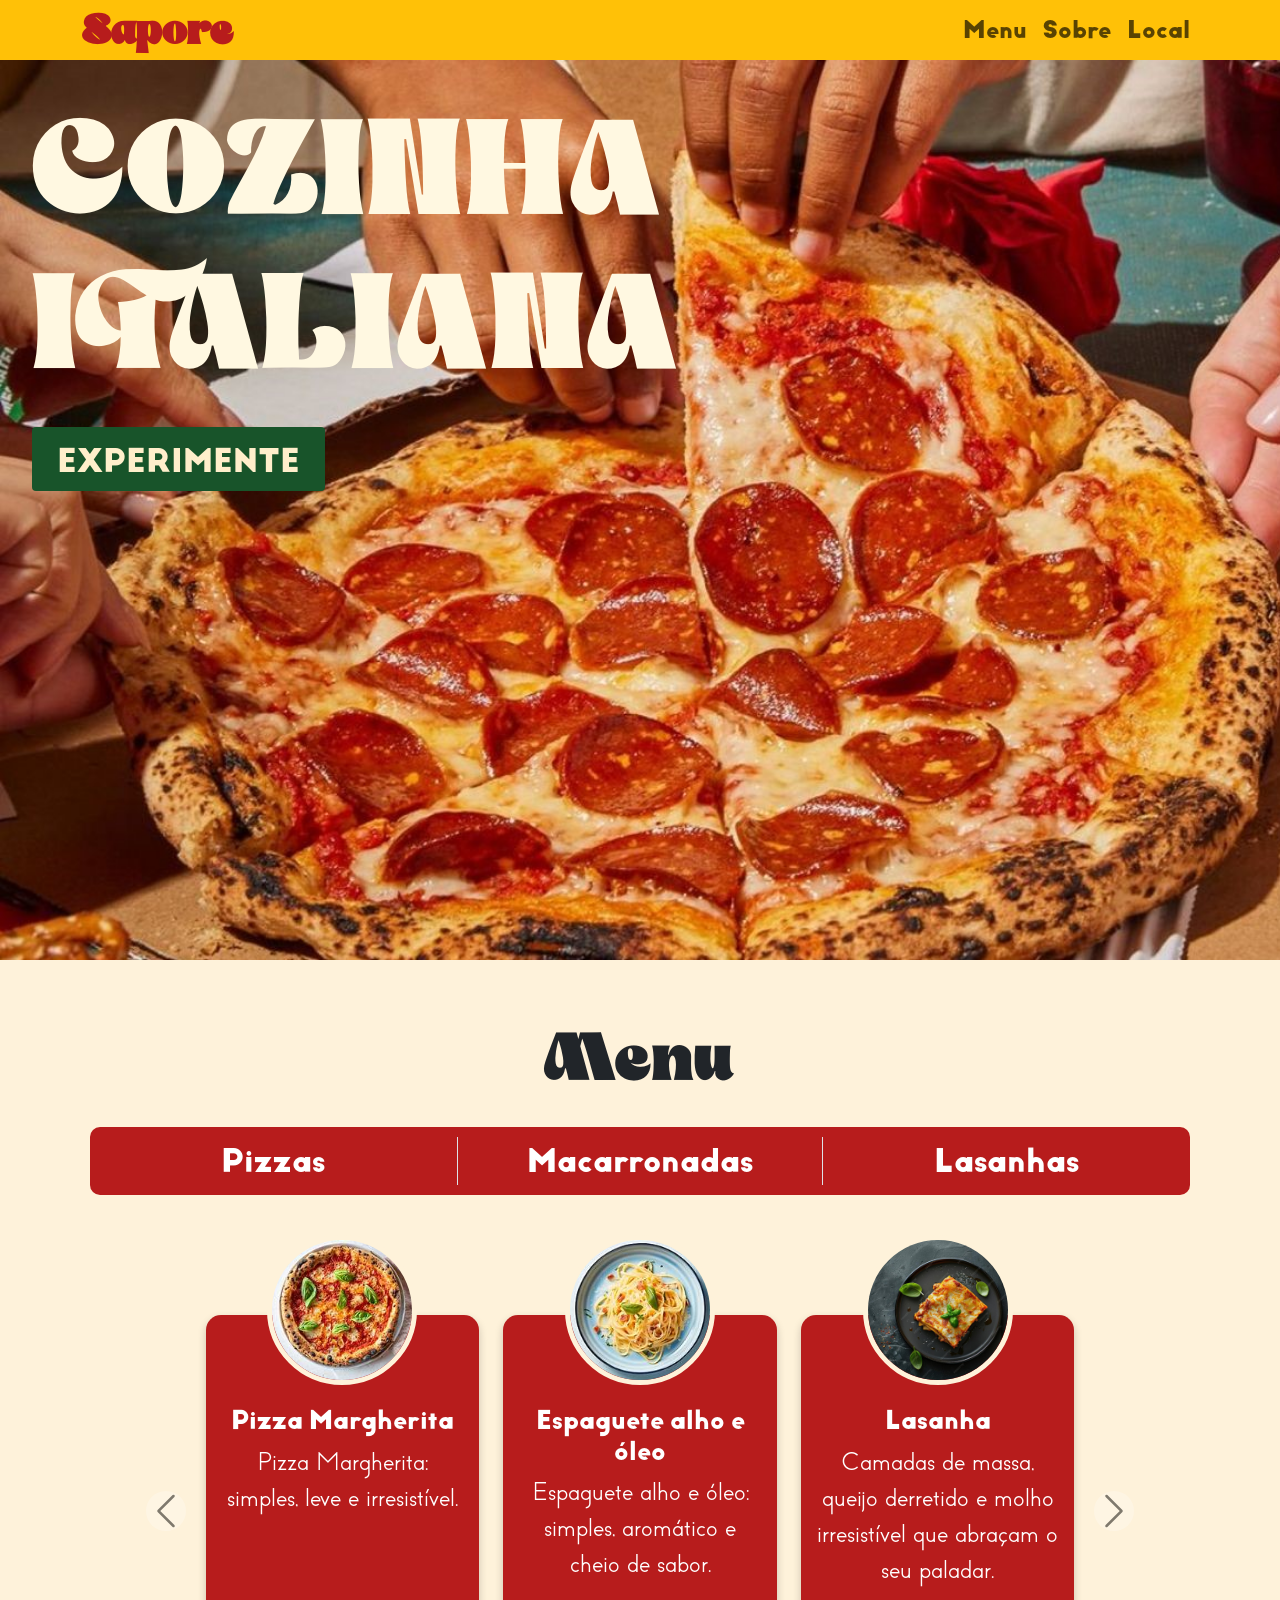
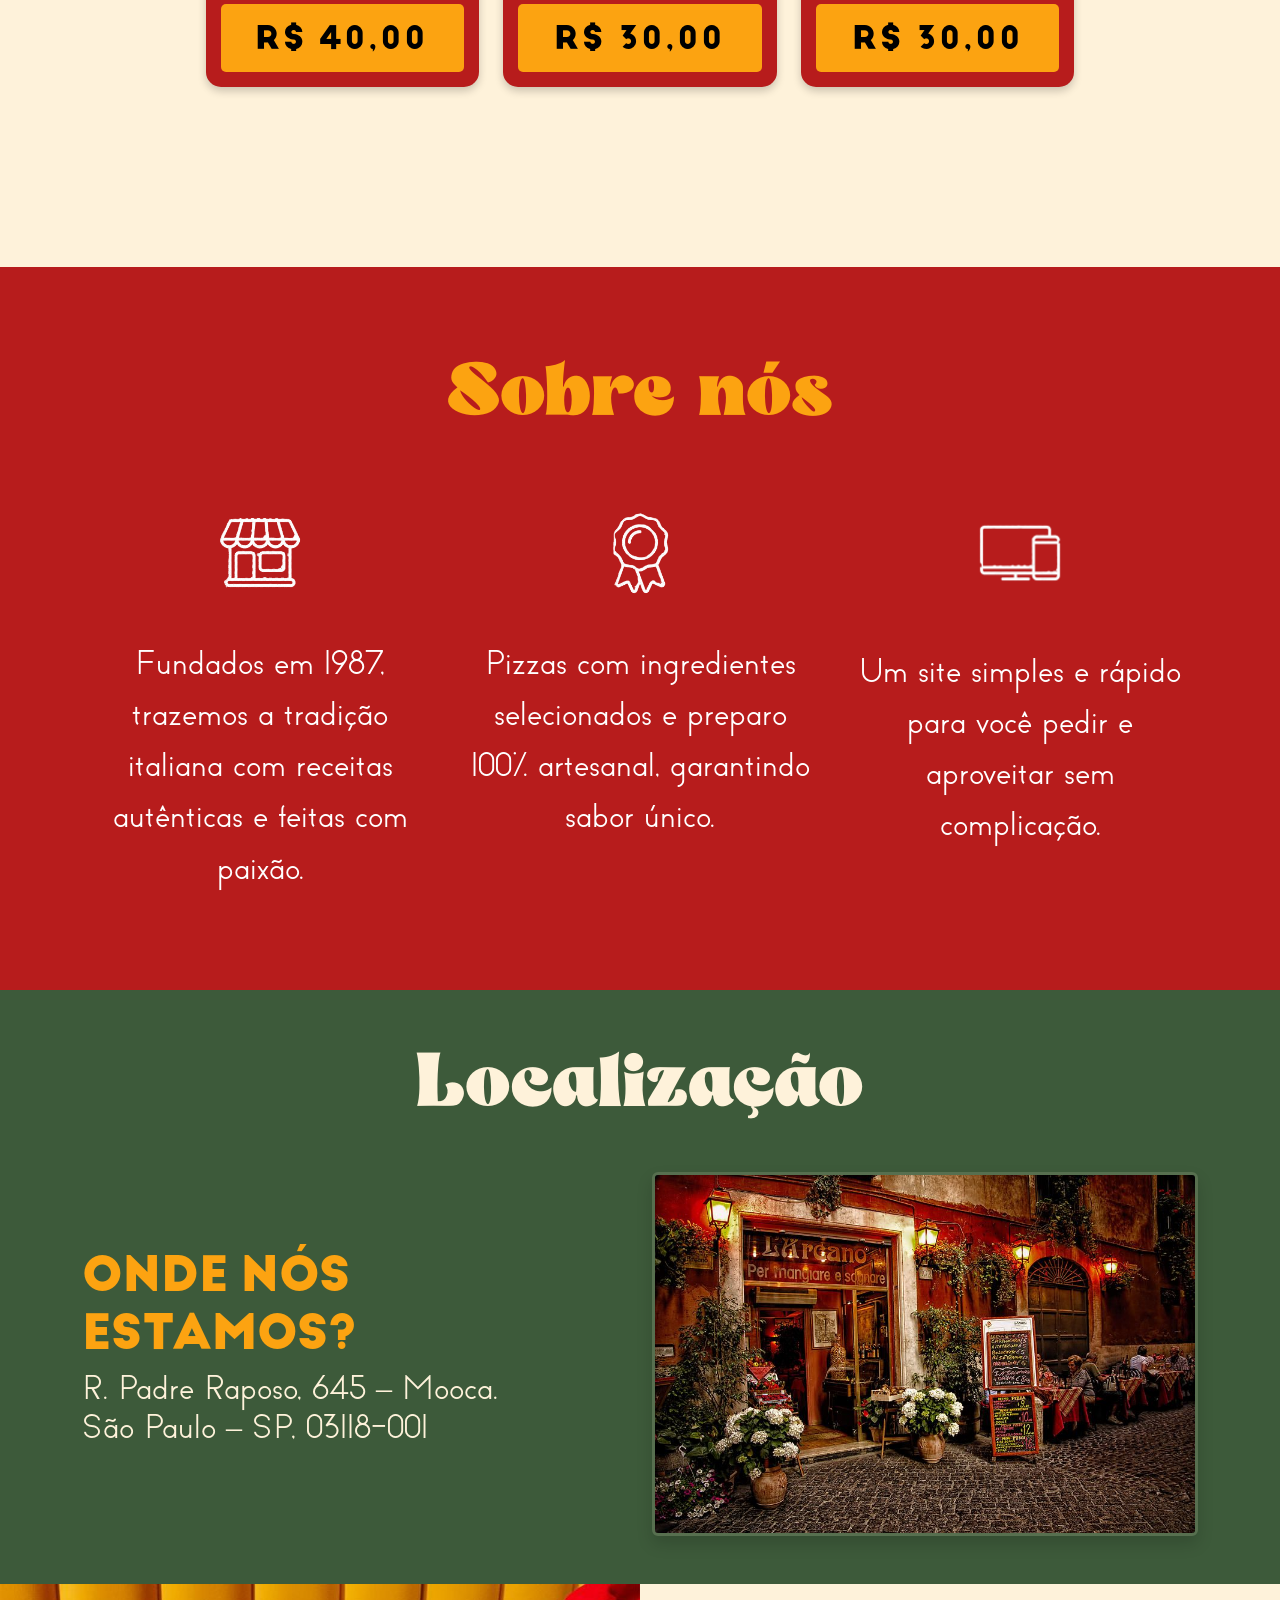
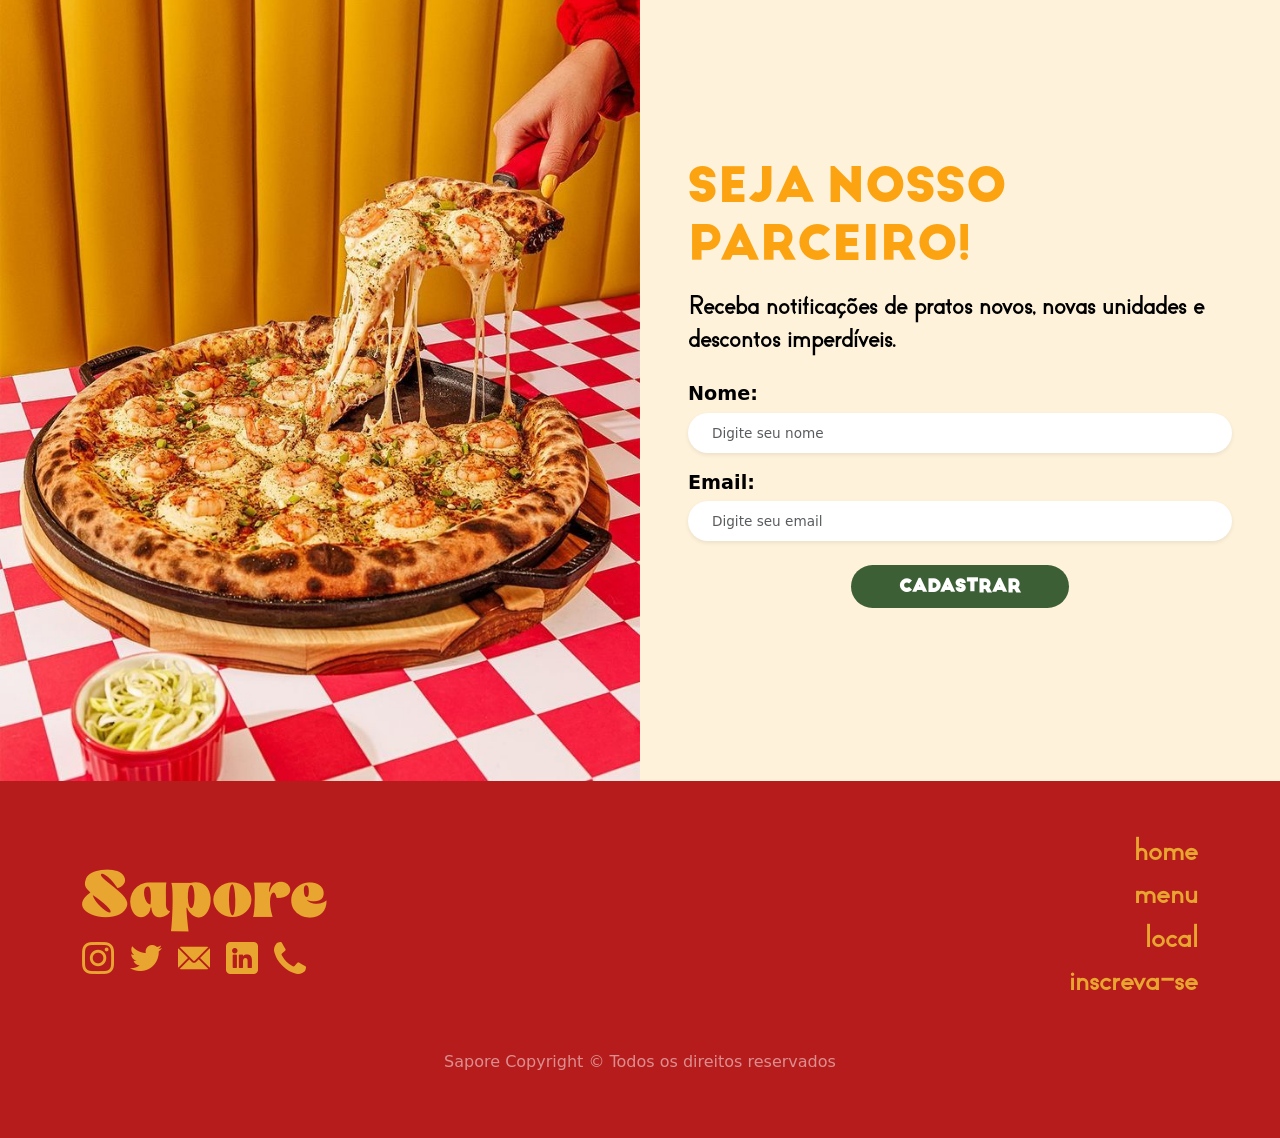
<file: index.html>
<!-- Grupo 8 -->
<!DOCTYPE html>
<html lang="pt-br">
<head>
    <meta charset="UTF-8">
    <meta name="viewport" content="width=device-width, initial-scale=1.0">
    <title>Restaurante Sapore</title>

    <!-- CSS -->
     <link rel="stylesheet" href="./BOOTSTRAP-0204-main/css/style.css">

     <!-- Bootstrap CSS -->
    <link href="https://cdn.jsdelivr.net/npm/bootstrap@5.3.8/dist/css/bootstrap.min.css" rel="stylesheet" integrity="sha384-sRIl4kxILFvY47J16cr9ZwB07vP4J8+LH7qKQnuqkuIAvNWLzeN8tE5YBujZqJLB" crossorigin="anonymous">

    

</head>
<body>

<!-- Header/Navbar -->
<nav class="navbar navbar-expand-sm navbar-light bg-warning" id="home">
  <div class="container">
    
    <!-- Logo -->
    <a class="navbar-brand fw-bold" href="#">Sapore</a>

    <!-- botão menu hambúrguer -->
    <button class="navbar-toggler" type="button" data-bs-toggle="collapse" data-bs-target="#menu">
      <span class="navbar-toggler-icon"></span>
    </button>

    <!-- Barra de navegação -->
    <div class="collapse navbar-collapse" id="menu">
      <ul class="navbar-nav ms-auto">
        <li class="nav-item"><a class="nav-link" href="#prato">Menu</a></li>
        <li class="nav-item"><a class="nav-link" href="#sobre">Sobre</a></li>
        <li class="nav-item"><a class="nav-link" href="#local">Local</a></li>
        
      </ul>
    </div>

  </div>
</nav>


<!-- Seção Hero -->

<div class="hero-section">
    <h1 class="hero-title">
                COZINHA <br> ITALIANA
    </h1>

    <button class="btn-hero" data-bs-toggle="modal" data-bs-target="#modalExperimente">EXPERIMENTE</button>
</div>
 

<!-- Seção Cardápio (menu) -->

<section id="prato" class="menu-section">
    <div class="container">
        <h2 class="titulo-menu">Menu</h2>

        <!-- Subnavbar -->
        <div class="row category-bar mx-2">
            <div class="col-4">Pizzas</div>
            <div class="col-4 border-start border-end">Macarronadas</div>
            <div class="col-4">Lasanhas</div>
        </div>

        <!-- Carrossel -->
        <div id="menuCarousel" class="carousel slide" data-bs-ride="false">
            <div class="carousel-inner">

                <!-- Slide 1 -->
                <div class="carousel-item active">
                    <div class="container">
                    <!-- Card 1 - slide 1 -->
                    <div class="row g-4 justify-content-center cards-row">
                        <div class="col-12 col-md-4">
                            <div class="menu-card">
                                <img src="./BOOTSTRAP-0204-main/img/pizza-card.jpg" alt="Pizza">
                                <h3 class="nome-produto">Pizza Margherita</h3>
                                <p> Pizza Margherita: simples, leve e irresistível.</p>
                                <div class="preco">R$ 40,00</div>
                            </div>
                        </div>

                        <!-- Card 2 - slide 1-->
                        <div class="col-12 col-md-4">
                            <div class="menu-card">
                                <img src="./BOOTSTRAP-0204-main/img/macarrao.jpg" alt="Massa">
                                <h3 class="nome-produto">Espaguete alho e óleo</h3>
                                <p>Espaguete alho e óleo: simples, aromático e cheio de sabor.</p>
                                <div class="preco">R$ 30,00</div>
                            </div>
                        </div>

                        <!-- Card 3 - slide 1 -->
                        <div class="col-12 col-md-4">
                            <div class="menu-card">
                                <img src="./BOOTSTRAP-0204-main/img/lasanha-com-uma-folha-de-manjericao-em-um-prato-cinza-mostrando-a-culinaria-italiana-e-uma-lasanha-de-carne-caseira-com-espaco-para-texto-visto-de-cima_493325-6398.jpg" alt="Lasanha">
                                <h3 class="nome-produto">Lasanha</h3>
                                <p>Camadas de massa, queijo derretido e molho irresistível que abraçam o seu paladar.</p>
                                <div class="preco">R$ 30,00</div>
                            </div>
                        </div>
                    </div>
                </div>
            </div>

                <!-- Slide 2 -->
                <div class="carousel-item ">
                     <div class="container">
                    <!-- Card 1 - slide 2 -->
                    <div class="row g-4 justify-content-center cards-row ">
                        <div class="col-12 col-md-4">
                            <div class="menu-card">
                                <img src="./BOOTSTRAP-0204-main/img/pizza-doce.jpg" alt="Pizza">
                                <h3 class="nome-produto">Pizza doce com chocolate e morango</h3>
                                <p>Chocolate cremoso com morangos frescos.</p>
                                <div class="preco">R$ 40,00</div>
                            </div>
                        </div>

                        <!-- Card 2 - slide 2 -->
                        <div class="col-12 col-md-4">
                            <div class="menu-card">
                                <img src="./BOOTSTRAP-0204-main/img/bolonhesa.jpg" alt="Massa">
                                <h3 class="nome-produto">Espaguete à bolonhesa</h3>
                                <p>Massa com molho bolonhesa suculento.</p>
                                <div class="preco">R$ 30,00</div>
                            </div>
                        </div>

                        <!-- Card 3 - slide 3 -->
                        <div class="col-12 col-md-4">
                            <div class="menu-card">
                                <img src="./BOOTSTRAP-0204-main/img/4-queijos.jpg" alt="Lasanha">
                                <h3 class="nome-produto">Lasanha de 4 queijos</h3>
                                <p>Quatro queijos cremosos em camadas.</p>
                                <div class="preco">R$ 30,00</div>
                            </div>
                        </div>
                    </div>
                </div>
            </div>

            </div>

            <!-- Botão para ir ao slide anterior -->
            <button class="carousel-control-prev" type="button" data-bs-target="#menuCarousel" data-bs-slide="prev" >
                <span class="carousel-control-prev-icon" aria-hidden="true"></span>
            </button>

            <!-- Botão para ir ao próximo slide -->
            <button class="carousel-control-next" type="button" data-bs-target="#menuCarousel" data-bs-slide="next" >
                <span class="carousel-control-next-icon" aria-hidden="true"></span>
            </button>
        </div>
    </div>
</section>

<!-- Seção About us -->

<section id="sobre" class="secao-sobre">
    <div class="container">
        
        <!-- Titulo -->
        <h2 class="titulo-sobre">Sobre nós</h2>

        <!-- Tópico 1 - fundação -->
        <div class="row">
            <div class="col-md-4 about-item">
                <img src="./BOOTSTRAP-0204-main/img/loja-image.png" alt="Loja Tradição" class="sobre-img">
                <p class="texto-sobre">
                    Fundados em 1987, trazemos a tradição italiana com receitas autênticas e feitas com paixão.
                </p>
            </div>

            <!-- Tópico 2 - qualidade -->
            <div class="col-md-4 about-item">
                <img src="./BOOTSTRAP-0204-main/img/quality-image.png" alt="Selo Qualidade" class="sobre-img">
                <p class="texto-sobre">
                    Pizzas com ingredientes selecionados e preparo 100% artesanal, garantindo sabor único.
                </p>
            </div>

            <!-- Tópico 3 - site e app  -->
            <div class="col-md-4 about-item">
                <img src="./BOOTSTRAP-0204-main/img/pc-mobile.png" alt="Dispositivos Digitais" class="sobre-img">
                <p class="texto-sobre">
                    Um site simples e rápido para você pedir e aproveitar sem complicação.
                </p>
            </div>
        </div>
    </div>
</section>


<!-- Seção - localização -->

<section class="secao-local py-4 px-3 py-md-5 px-md-5" id="local">
    <div class="container">
       
        <!-- Titulo- Localização -->
        <h2 class="titulo-local text-center display-2 mb-5">Localização</h2>
        
        <!-- Conteudo (endereço) -->
        <div class="row align-items-center">
            <div class="col-12 col-md-6 text-center text-md-start mb-4 mb-md-0">
                <h3 class="subtitulo-local">ONDE NÓS ESTAMOS?</h3>
                <p class="texto-local">
                    R. Padre Raposo, 645 – Mooca.<br>
                    São Paulo – SP, 03118-001
                </p>
            </div>
            
            <div class="col-12 col-md-6">
                <img src="./BOOTSTRAP-0204-main/img/local-img.jpg" class="img-fluid rounded shadow" alt="Fachada">
            </div>
        </div>
    </div>
</section>
 

<!-- Seção - Seja nosso parceiro -->

<section class="secao-parceria" id="cta">
    <div class="container-fluid p-0">
        <div class="row g-0 align-items-stretch">
            <div class="col-md-6">

                <div class="parceria-img">
                    <img src="./BOOTSTRAP-0204-main/img/footer-img.jpg" alt="Pizza de camarão sendo servida" class="img-fluid parceria-img">
                </div>
            </div>
            
            <div class="col-md-6 d-flex align-items-center">
                <div class="conteudo-parceria px-4 px-lg-5 py-5 w-100">

                    <!-- Titulo -->
                    <h2 class="titulo-parceria mb-3">SEJA NOSSO PARCEIRO!</h2>
                    <!-- Subtitulo -->
                    <p class="texto-parceria mb-4">Receba notificações de pratos novos, novas unidades e descontos imperdíveis.</p>

                    <!-- Formulário -->
                    <form>
                        <div class="mb-3">
                            <label for="nome" class="form-label fw-bold mb-1">Nome:</label>
                            <input type="text" class="form-control rounded-pill border-0 shadow-sm px-4 py-2" id="nome" placeholder="Digite seu nome">
                        </div>
                        <div class="mb-4">
                            <label for="email" class="form-label fw-bold mb-1">Email:</label>
                            <input type="email" class="form-control rounded-pill border-0 shadow-sm px-4 py-2" id="email" placeholder="Digite seu email">
                        </div>
                        <div class="text-center">
                            <button type="submit" class="btn-btn-cadastrar px-5 py-2 fw-bold text-white rounded-pill">CADASTRAR</button>
                        </div>
                    </form>
                </div>
            </div>
        </div>
    </div>
</section>

<!-- Seção footer -->
 <footer class="secao-footer py-5">
    <div class="container">
        <div class="row gy-4 align-items-center">
            
            <div class="col-12 col-md-6 text-center text-md-start">
                
                <!-- Titulo -->
                <h2 class="brand-footer">Sapore</h2>

                <!-- Icones -->
                <div class="d-flex justify-content-center justify-content-md-start gap-3 mt-2">
                <a href="#"><img src="./BOOTSTRAP-0204-main/img/instagram.png" alt="Instagram" class="footer-icon"></a>
                 <a href="#"><img src="./BOOTSTRAP-0204-main/img/twitter.png" alt="Twitter" class="footer-icon"></a>
                 <a href="#"><img src="./BOOTSTRAP-0204-main/img/email.png" alt="Email" class="footer-icon"></a>
                 <a href="#"><img src="./BOOTSTRAP-0204-main/img/linkedin.png" alt="Linkedin" class="footer-icon"></a>
                 <a href="#"><img src="./BOOTSTRAP-0204-main/img/telefone.png" alt="Telefone" class="footer-icon"></a>
                </div>
            </div>

            <!-- Navbar a direita -->
            <div class="col-12 col-md-6 text-center text-md-end">
                <ul class="list-unstyled mb-0">
                    <li><a href="#home" class="footer-link">home</a></li>
                    <li><a href="#prato" class="footer-link">menu</a></li>
                    <li><a href="#local" class="footer-link">local</a></li>
                    <li><a href="#cta" class="footer-link">inscreva-se</a></li>
                </ul>
            </div>
        </div>

        <div class="text-center mt-5">
            <p class="text-white opacity-50">Sapore Copyright © Todos os direitos reservados</p>
        </div>
    </div>
</footer>

<!-- Modal -->
<div class="modal fade" id="modalExperimente" tabindex="-1" aria-hidden="true">
    <div class="modal-dialog modal-dialog-centered">
        <div class="conteudo-modal border-0">
            
            <!-- Botão fechar -->
            <div class="modal-header border-0 pb-0">
                <button type="button" class="btn-close btn-close-white" data-bs-dismiss="modal" aria-label="Close"></button>
            </div>

            <div class="modal-body text-center pt-0">

                <!-- Titulo do modal -->
                <h2 class="modal-brand mb-0">Cupons</h2>
                
                <!-- Subtitulo -->
                <p class="subtitulo-modal mb-4" >Selecione um cupom abaixo:</p>

                <!-- Descrição -->
                <div class="dropdown-custom mb-4">
                    <div class="d-flex justify-content-between align-items-center bg-light rounded-pill px-4 py-2">
                        <span class="fw-bold text-secondary">Selecione:</span>
                        <i class="bi bi-chevron-up text-secondary"></i>
                    </div>
                </div>

                <div class="container-cupom rounded-4 p-3">
                    
                    <!-- Cupom 1 -->
                    <div class="coupon-item d-flex align-items-center justify-content-between mb-3 pb-3 border-bottom border-secondary">
                        <img src="./BOOTSTRAP-0204-main/img/macarrão.png" alt="Cupom" class="cupom-img">
                        <div class="text-end">
                            <h5 class="tipo-cupom mb-0">cupom macarrão</h5>
                            <span class="percentual-cupom">30% off</span>
                        </div>
                    </div>

                    <!-- Cupom 2 -->
                    <div class="coupon-item d-flex align-items-center justify-content-between mb-3 pb-3 border-bottom border-secondary">
                        <img src="./BOOTSTRAP-0204-main/img/pizza.png" alt="Cupom" class="cupom-img">
                        <div class="text-end">
                            <h5 class="tipo-cupom mb-0">cupom pizza</h5>
                            <span class="percentual-cupom">40% off</span>
                        </div>
                    </div>

                    <!-- Cupom 3 -->
                    <div class="coupon-item d-flex align-items-center justify-content-between">
                        <img src="./BOOTSTRAP-0204-main/img/lasanha.png" alt="Cupom" class="cupom-img">
                        <div class="text-end">
                            <h5 class="tipo-cupom mb-0">cupom lasanha</h5>
                            <span class="percentual-cupom">20% off</span>
                        </div>
                    </div>

                </div>
            </div>
        </div>
    </div>
</div>
    

<!-- Bootstrap JS -->
     <script src="https://cdn.jsdelivr.net/npm/bootstrap@5.3.8/dist/js/bootstrap.bundle.min.js"></script>
    
</body>
</html>
</file>
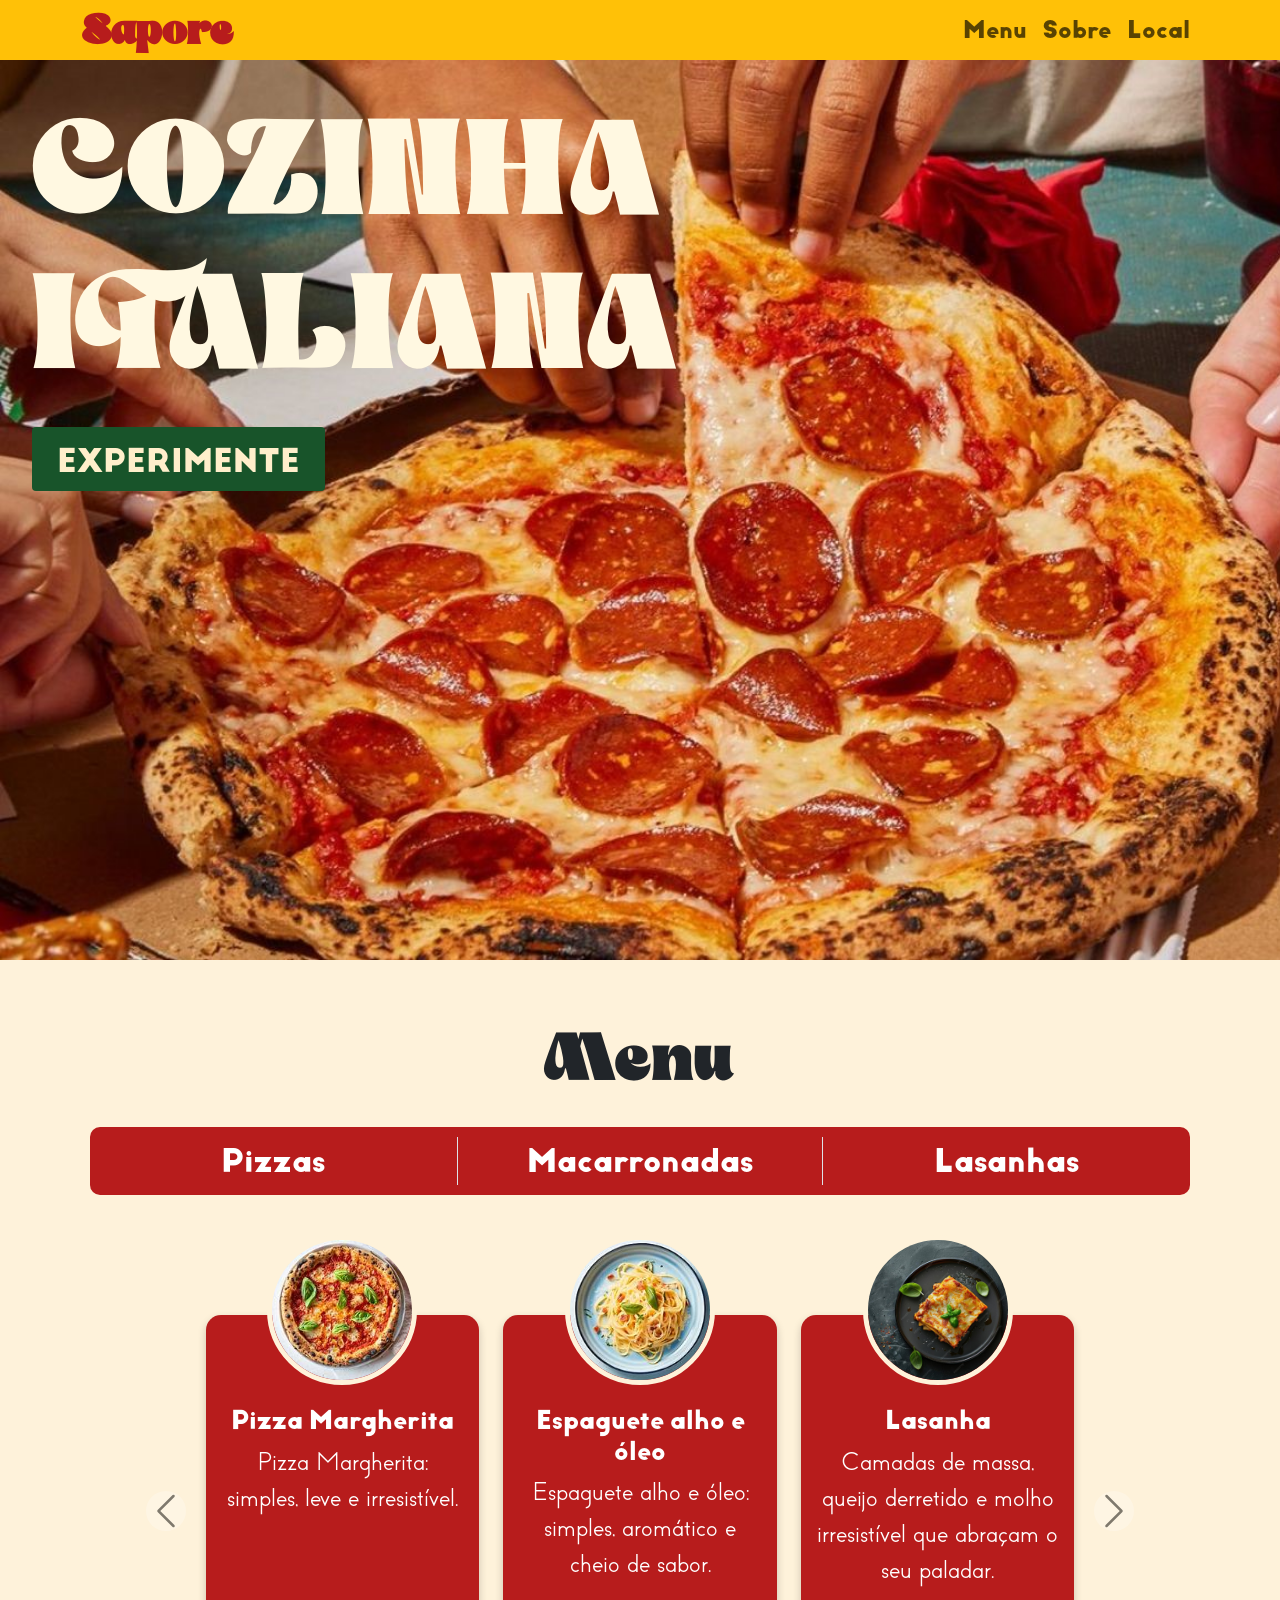
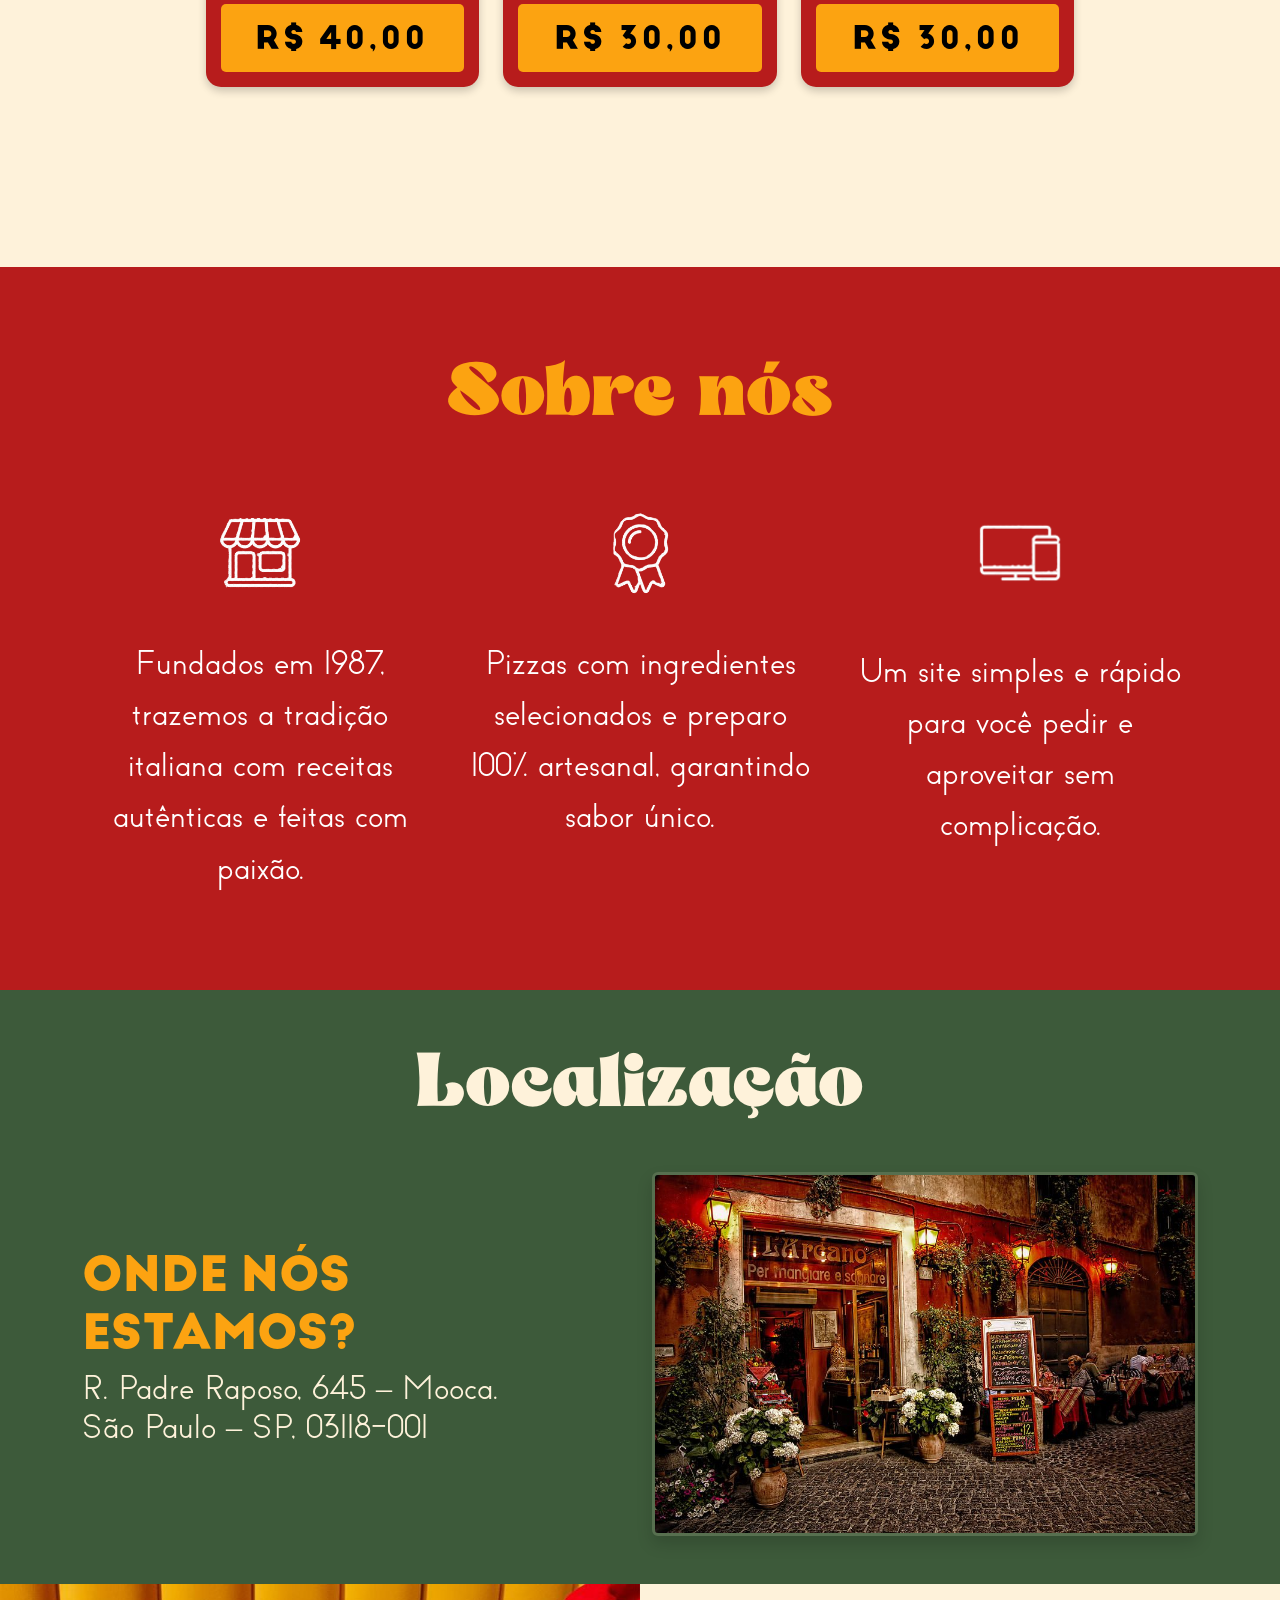
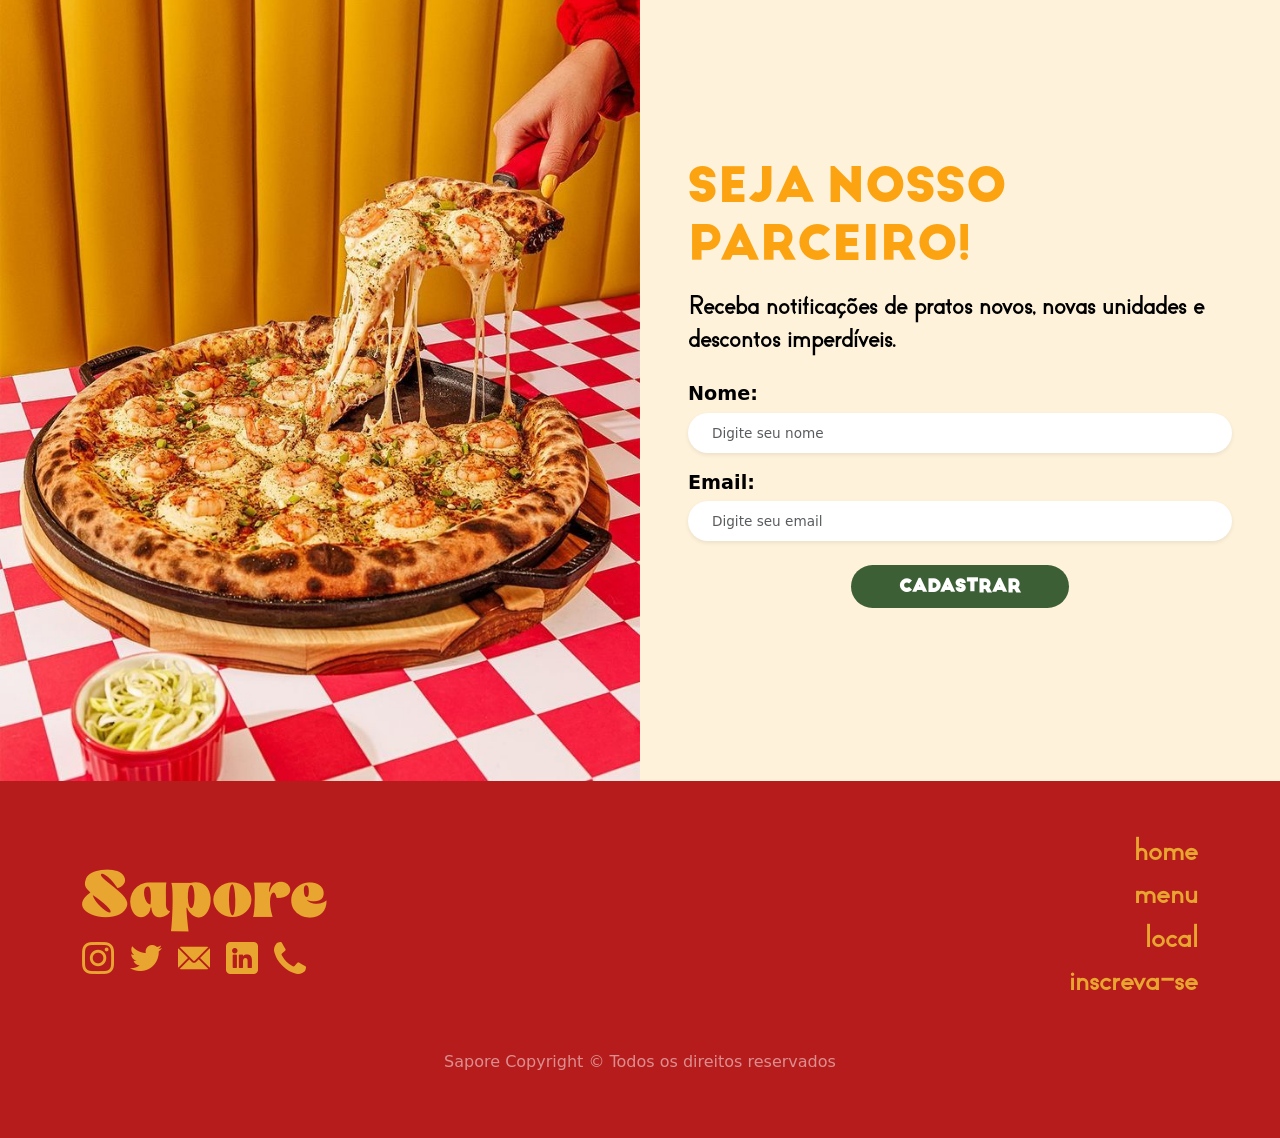
<file: BOOTSTRAP-0204-main/index.html>
<!-- Grupo 8 -->
<!DOCTYPE html>
<html lang="pt-br">
<head>
    <meta charset="UTF-8">
    <meta name="viewport" content="width=device-width, initial-scale=1.0">
    <title>Restaurante Sapore</title>

    <!-- CSS -->
     <link rel="stylesheet" href="css/style.css">

     <!-- Bootstrap CSS -->
    <link href="https://cdn.jsdelivr.net/npm/bootstrap@5.3.8/dist/css/bootstrap.min.css" rel="stylesheet" integrity="sha384-sRIl4kxILFvY47J16cr9ZwB07vP4J8+LH7qKQnuqkuIAvNWLzeN8tE5YBujZqJLB" crossorigin="anonymous">

    

</head>
<body>

<!-- Header/Navbar -->
<nav class="navbar navbar-expand-sm navbar-light bg-warning" id="home">
  <div class="container">
    
    <!-- Logo -->
    <a class="navbar-brand fw-bold" href="#">Sapore</a>

    <!-- botão menu hambúrguer -->
    <button class="navbar-toggler" type="button" data-bs-toggle="collapse" data-bs-target="#menu">
      <span class="navbar-toggler-icon"></span>
    </button>

    <!-- Barra de navegação -->
    <div class="collapse navbar-collapse" id="menu">
      <ul class="navbar-nav ms-auto">
        <li class="nav-item"><a class="nav-link" href="#prato">Menu</a></li>
        <li class="nav-item"><a class="nav-link" href="#sobre">Sobre</a></li>
        <li class="nav-item"><a class="nav-link" href="#local">Local</a></li>
        
      </ul>
    </div>

  </div>
</nav>


<!-- Seção Hero -->

<div class="hero-section">
    <h1 class="hero-title">
                COZINHA <br> ITALIANA
    </h1>

    <button class="btn-hero" data-bs-toggle="modal" data-bs-target="#modalExperimente">EXPERIMENTE</button>
</div>
 

<!-- Seção Cardápio (menu) -->

<section id="prato" class="menu-section">
    <div class="container">
        <h2 class="titulo-menu">Menu</h2>

        <!-- Subnavbar -->
        <div class="row category-bar mx-2">
            <div class="col-4">Pizzas</div>
            <div class="col-4 border-start border-end">Macarronadas</div>
            <div class="col-4">Lasanhas</div>
        </div>

        <!-- Carrossel -->
        <div id="menuCarousel" class="carousel slide" data-bs-ride="false">
            <div class="carousel-inner">

                <!-- Slide 1 -->
                <div class="carousel-item active">
                    <div class="container">
                    <!-- Card 1 - slide 1 -->
                    <div class="row g-4 justify-content-center cards-row">
                        <div class="col-12 col-md-4">
                            <div class="menu-card">
                                <img src="img/pizza-card.jpg" alt="Pizza">
                                <h3 class="nome-produto">Pizza Margherita</h3>
                                <p> Pizza Margherita: simples, leve e irresistível.</p>
                                <div class="preco">R$ 40,00</div>
                            </div>
                        </div>

                        <!-- Card 2 - slide 1-->
                        <div class="col-12 col-md-4">
                            <div class="menu-card">
                                <img src="img/macarrao.jpg" alt="Massa">
                                <h3 class="nome-produto">Espaguete alho e óleo</h3>
                                <p>Espaguete alho e óleo: simples, aromático e cheio de sabor.</p>
                                <div class="preco">R$ 30,00</div>
                            </div>
                        </div>

                        <!-- Card 3 - slide 1 -->
                        <div class="col-12 col-md-4">
                            <div class="menu-card">
                                <img src="img/lasanha-com-uma-folha-de-manjericao-em-um-prato-cinza-mostrando-a-culinaria-italiana-e-uma-lasanha-de-carne-caseira-com-espaco-para-texto-visto-de-cima_493325-6398.jpg" alt="Lasanha">
                                <h3 class="nome-produto">Lasanha</h3>
                                <p>Camadas de massa, queijo derretido e molho irresistível que abraçam o seu paladar.</p>
                                <div class="preco">R$ 30,00</div>
                            </div>
                        </div>
                    </div>
                </div>
            </div>

                <!-- Slide 2 -->
                <div class="carousel-item ">
                     <div class="container">
                    <!-- Card 1 - slide 2 -->
                    <div class="row g-4 justify-content-center cards-row ">
                        <div class="col-12 col-md-4">
                            <div class="menu-card">
                                <img src="img/pizza-doce.jpg" alt="Pizza">
                                <h3 class="nome-produto">Pizza doce com chocolate e morango</h3>
                                <p>Chocolate cremoso com morangos frescos.</p>
                                <div class="preco">R$ 40,00</div>
                            </div>
                        </div>

                        <!-- Card 2 - slide 2 -->
                        <div class="col-12 col-md-4">
                            <div class="menu-card">
                                <img src="img/bolonhesa.jpg" alt="Massa">
                                <h3 class="nome-produto">Espaguete à bolonhesa</h3>
                                <p>Massa com molho bolonhesa suculento.</p>
                                <div class="preco">R$ 30,00</div>
                            </div>
                        </div>

                        <!-- Card 3 - slide 3 -->
                        <div class="col-12 col-md-4">
                            <div class="menu-card">
                                <img src="img/4-queijos.jpg" alt="Lasanha">
                                <h3 class="nome-produto">Lasanha de 4 queijos</h3>
                                <p>Quatro queijos cremosos em camadas.</p>
                                <div class="preco">R$ 30,00</div>
                            </div>
                        </div>
                    </div>
                </div>
            </div>

            </div>

            <!-- Botão para ir ao slide anterior -->
            <button class="carousel-control-prev" type="button" data-bs-target="#menuCarousel" data-bs-slide="prev" >
                <span class="carousel-control-prev-icon" aria-hidden="true"></span>
            </button>

            <!-- Botão para ir ao próximo slide -->
            <button class="carousel-control-next" type="button" data-bs-target="#menuCarousel" data-bs-slide="next" >
                <span class="carousel-control-next-icon" aria-hidden="true"></span>
            </button>
        </div>
    </div>
</section>

<!-- Seção About us -->

<section id="sobre" class="secao-sobre">
    <div class="container">
        
        <!-- Titulo -->
        <h2 class="titulo-sobre">Sobre nós</h2>

        <!-- Tópico 1 - fundação -->
        <div class="row">
            <div class="col-md-4 about-item">
                <img src="img/loja-image.png" alt="Loja Tradição" class="sobre-img">
                <p class="texto-sobre">
                    Fundados em 1987, trazemos a tradição italiana com receitas autênticas e feitas com paixão.
                </p>
            </div>

            <!-- Tópico 2 - qualidade -->
            <div class="col-md-4 about-item">
                <img src="img/quality-image.png" alt="Selo Qualidade" class="sobre-img">
                <p class="texto-sobre">
                    Pizzas com ingredientes selecionados e preparo 100% artesanal, garantindo sabor único.
                </p>
            </div>

            <!-- Tópico 3 - site e app  -->
            <div class="col-md-4 about-item">
                <img src="img/pc-mobile.png" alt="Dispositivos Digitais" class="sobre-img">
                <p class="texto-sobre">
                    Um site simples e rápido para você pedir e aproveitar sem complicação.
                </p>
            </div>
        </div>
    </div>
</section>


<!-- Seção - localização -->

<section class="secao-local py-4 px-3 py-md-5 px-md-5" id="local">
    <div class="container">
       
        <!-- Titulo- Localização -->
        <h2 class="titulo-local text-center display-2 mb-5">Localização</h2>
        
        <!-- Conteudo (endereço) -->
        <div class="row align-items-center">
            <div class="col-12 col-md-6 text-center text-md-start mb-4 mb-md-0">
                <h3 class="subtitulo-local">ONDE NÓS ESTAMOS?</h3>
                <p class="texto-local">
                    R. Padre Raposo, 645 – Mooca.<br>
                    São Paulo – SP, 03118-001
                </p>
            </div>
            
            <div class="col-12 col-md-6">
                <img src="img/local-img.jpg" class="img-fluid rounded shadow" alt="Fachada">
            </div>
        </div>
    </div>
</section>
 

<!-- Seção - Seja nosso parceiro -->

<section class="secao-parceria" id="cta">
    <div class="container-fluid p-0">
        <div class="row g-0 align-items-stretch">
            <div class="col-md-6">

                <div class="parceria-img">
                    <img src="img/footer-img.jpg" alt="Pizza de camarão sendo servida" class="img-fluid parceria-img">
                </div>
            </div>
            
            <div class="col-md-6 d-flex align-items-center">
                <div class="conteudo-parceria px-4 px-lg-5 py-5 w-100">

                    <!-- Titulo -->
                    <h2 class="titulo-parceria mb-3">SEJA NOSSO PARCEIRO!</h2>
                    <!-- Subtitulo -->
                    <p class="texto-parceria mb-4">Receba notificações de pratos novos, novas unidades e descontos imperdíveis.</p>

                    <!-- Formulário -->
                    <form>
                        <div class="mb-3">
                            <label for="nome" class="form-label fw-bold mb-1">Nome:</label>
                            <input type="text" class="form-control rounded-pill border-0 shadow-sm px-4 py-2" id="nome" placeholder="Digite seu nome">
                        </div>
                        <div class="mb-4">
                            <label for="email" class="form-label fw-bold mb-1">Email:</label>
                            <input type="email" class="form-control rounded-pill border-0 shadow-sm px-4 py-2" id="email" placeholder="Digite seu email">
                        </div>
                        <div class="text-center">
                            <button type="submit" class="btn-btn-cadastrar px-5 py-2 fw-bold text-white rounded-pill">CADASTRAR</button>
                        </div>
                    </form>
                </div>
            </div>
        </div>
    </div>
</section>

<!-- Seção footer -->
 <footer class="secao-footer py-5">
    <div class="container">
        <div class="row gy-4 align-items-center">
            
            <div class="col-12 col-md-6 text-center text-md-start">
                
                <!-- Titulo -->
                <h2 class="brand-footer">Sapore</h2>

                <!-- Icones -->
                <div class="d-flex justify-content-center justify-content-md-start gap-3 mt-2">
                <a href="#"><img src="img/instagram.png" alt="Instagram" class="footer-icon"></a>
                 <a href="#"><img src="img/twitter.png" alt="Twitter" class="footer-icon"></a>
                 <a href="#"><img src="img/email.png" alt="Email" class="footer-icon"></a>
                 <a href="#"><img src="img/linkedin.png" alt="Linkedin" class="footer-icon"></a>
                 <a href="#"><img src="img/telefone.png" alt="Telefone" class="footer-icon"></a>
                </div>
            </div>

            <!-- Navbar a direita -->
            <div class="col-12 col-md-6 text-center text-md-end">
                <ul class="list-unstyled mb-0">
                    <li><a href="#home" class="footer-link">home</a></li>
                    <li><a href="#prato" class="footer-link">menu</a></li>
                    <li><a href="#local" class="footer-link">local</a></li>
                    <li><a href="#cta" class="footer-link">inscreva-se</a></li>
                </ul>
            </div>
        </div>

        <div class="text-center mt-5">
            <p class="text-white opacity-50">Sapore Copyright © Todos os direitos reservados</p>
        </div>
    </div>
</footer>

<!-- Modal -->
<div class="modal fade" id="modalExperimente" tabindex="-1" aria-hidden="true">
    <div class="modal-dialog modal-dialog-centered">
        <div class="conteudo-modal border-0">
            
            <!-- Botão fechar -->
            <div class="modal-header border-0 pb-0">
                <button type="button" class="btn-close btn-close-white" data-bs-dismiss="modal" aria-label="Close"></button>
            </div>

            <div class="modal-body text-center pt-0">

                <!-- Titulo do modal -->
                <h2 class="modal-brand mb-0">Cupons</h2>
                
                <!-- Subtitulo -->
                <p class="subtitulo-modal mb-4" >Selecione um cupom abaixo:</p>

                <!-- Descrição -->
                <div class="dropdown-custom mb-4">
                    <div class="d-flex justify-content-between align-items-center bg-light rounded-pill px-4 py-2">
                        <span class="fw-bold text-secondary">Selecione:</span>
                        <i class="bi bi-chevron-up text-secondary"></i>
                    </div>
                </div>

                <div class="container-cupom rounded-4 p-3">
                    
                    <!-- Cupom 1 -->
                    <div class="coupon-item d-flex align-items-center justify-content-between mb-3 pb-3 border-bottom border-secondary">
                        <img src="img/macarrão.png" alt="Cupom" class="cupom-img">
                        <div class="text-end">
                            <h5 class="tipo-cupom mb-0">cupom macarrão</h5>
                            <span class="percentual-cupom">30% off</span>
                        </div>
                    </div>

                    <!-- Cupom 2 -->
                    <div class="coupon-item d-flex align-items-center justify-content-between mb-3 pb-3 border-bottom border-secondary">
                        <img src="img/cupom-pizza.png" alt="Cupom" class="cupom-img">
                        <div class="text-end">
                            <h5 class="tipo-cupom mb-0">cupom pizza</h5>
                            <span class="percentual-cupom">40% off</span>
                        </div>
                    </div>

                    <!-- Cupom 3 -->
                    <div class="coupon-item d-flex align-items-center justify-content-between">
                        <img src="img/cupom-lasanha.png" alt="Cupom" class="cupom-img">
                        <div class="text-end">
                            <h5 class="tipo-cupom mb-0">cupom lasanha</h5>
                            <span class="percentual-cupom">20% off</span>
                        </div>
                    </div>

                </div>
            </div>
        </div>
    </div>
</div>
    

<!-- Bootstrap JS -->
     <script src="https://cdn.jsdelivr.net/npm/bootstrap@5.3.8/dist/js/bootstrap.bundle.min.js"></script>
    
</body>
</html>
</file>
<file: BOOTSTRAP-0204-main/css/style.css>
*{
    padding: 0;
    margin: 0;
    box-sizing: border-box;
}

/* Fontes */

/* 1. Fonte Display (Títulos e Cupons) */
@font-face {
    font-family: 'Franky';
    src: url('../assets/fonts/TheFrankyDunkeyPersonalUse.otf') format('opentype');
}

/* 2. Fonte de Texto - Versão Regular */
@font-face {
    font-family: 'BigJohnPro';
    src: url('../assets/fonts/BigJohnPRO-Regular.otf') format('opentype');
}

/* 3. Fonte de Texto - Versão Bold */
@font-face {
    font-family: 'BigJohnProBold';
    src: url('../assets/fonts/BigJohnPRO-Bold.otf') format('opentype');
}

/* Navbar */
.navbar.navbar-expand-sm.navbar-light.bg-warning {
    height: 60px;
}

.navbar .navbar-brand{
    font-family: 'Franky';
    font-size: 2.5rem;  
    color: #b71c1c;
}

.navbar-nav{
    font-family: 'BigJohnProBold';
    font-size: 1.5rem;
}

/* Responsividade da header */
@media (max-width: 576px) {
    .navbar.navbar-expand-sm.navbar-light.bg-warning{
        padding-top: 0px;
        margin: 0px;
    }

    .navbar-nav.ms-auto {
        background-color: #ffc107;
        width: 50rem;
        padding: 10px;
    }

    .collapse.navbar-collapse {
        margin-left: -14px;
        margin-top: -10px;
    }
}




/* Seção hero */

/* Imagem no fundo */
.hero-section {
    background-image: url('../img/pizza.jpg');
    background-size: cover;
    color: #fff8e1;
    height: 100vh;
    padding: 2rem;
}

/* Titulo na imagem */
.hero-title {
    font-family: 'Franky';
    font-size: 8rem;
    text-transform: uppercase;
}

/* Botão */

.btn-hero{
    font-family: 'BigJohnProBold';
    font-size: 2rem;
    background-color: #18542a;
    color: #ffefcb;
    padding: 10px 25px;
    border: none;
    border-radius: 4px;
    transition: 0.3s;
    margin-top: 20px;
    height: 4rem;
}

.btn-hero:hover{
    background-color:#1c913f;
    color:#ffefcb;
    height: 5rem;
    transition: 0.8s;
}

/* Responsividade da hero section */
@media (max-width: 576px) {
    .hero-section {
        padding-left: 1rem;
    }

    .hero-title {
        font-size: 4rem;
    }

    .btn-hero {
        width: 15rem;
        font-size: 1.6rem;
    }
}

/* Modal */

/* Fonte do título do modal */
.dropdown-custom.mb-4 {
    width: 22rem;
}

.modal-brand {
   font-family: 'Franky';
   color: #e8a631; 
   font-size: 4rem;
}

.conteudo-modal {
    background-color: #104626; 
    border-radius: 20px;
}

.subtitulo-modal {
    color: #e8a631; 
    font-weight: 300;
}

.container-modal {
background-color: rgba(255,255,255,0.05);
}

/* Estilo dos itens da lista de cupons */
.cupom-img {
    width: 120px;
    height: auto;
    border-radius: 8px;
}

.tipo-cupom {
    font-family: 'BigJohnPro';
    font-weight: 900;
    color: #e8a631;
    text-transform: lowercase;
    font-size: 1.2rem;
}

.percentual-cupom {
    font-family: 'BigJohnPro';
    font-weight: 900;
    color: #e8a631;
    font-size: 1.5rem;
}

/* Responsividade do Modal */
@media (max-width: 576px) {
    .cupom-img {
        width: 80px;
    }
    .texto-cupom {
        font-size: 0.9rem;
    }
    .percentual-cupom {
        font-size: 1.1rem;
    }
    .modal-brand {
        font-size: 3rem ;
    }

    .dropdown-custom.mb-4 {
        width: 19rem;
    }
}

/* Seção cardápio (menu) */

.menu-section {
    background-color: #fef2da;
    padding: 60px 0;
}

.titulo-menu {
    font-family: 'Franky';
    font-size: 4rem;
    text-align: center;
    margin-bottom: 30px;
}


/* Subnavbar */
.category-bar {
    background-color: #b71c1c;
    color: white;
    border-radius: 10px;
    text-align: center;
    padding: 10px 0;
    font-family: 'BigJohnProBold';
    font-size: 2rem;
    margin-bottom: 120px; 
}

/* Ajuste do Carrossel para não cortar os cards */
.carousel-inner {
    overflow: visible ; 
    padding-top: 100px; 
    margin-top: -100px; 
}

.carousel-item {
    overflow: visible;
    padding-bottom: 120px;
}


.carousel {
    padding: 0 10%; /* Cria um "vão" nas laterais */
    overflow: visible ;
}

/* Botões carrossel */
.carousel-control-prev {
    left: -5% ; /* Move para a esquerda */
    justify-content: flex-start; /* Alinha o ícone à esquerda da área de clique */
    width: auto ;
}

.carousel-control-next {
    right: -5% ; /* Move para a direita */
    justify-content: flex-end; /* Alinha o ícone à direita da área de clique */
    width: auto ;
}



.carousel-control-prev-icon,
.carousel-control-next-icon {
    background-color: rgba(0, 0, 0, 0.5); /* Adiciona um fundinho escuro */
    border-radius: 50%;
    padding: 20px;
}





/* Cards */


.menu-card {
    background-color: #b71c1c;
    border-radius: 15px;
    overflow: visible;
    padding: 90px 15px 15px 15px;
    position: relative;
    color: white;
    text-align: center;
    height: 100%;
    font-family: 'BigJohnPro';
    font-size: 1.5rem;
    display: flex;
    flex-direction: column;
    width: 100%;

/* Adiciona uma sombra suave para destacar os cards */
    box-shadow: 0 4px 8px rgba(0,0,0,0.2); 
}

.menu-card p {
    font-family: 'BigJohnPro';
    flex-grow: 1;
}



.menu-card img {
    width: 150px; /* Tamanho da imagem */
    height: 150px;
    border-radius: 50%;
    position: absolute;
    top: -80px; 
    left: 50%;
    transform: translateX(-50%);
    border: 5px solid #fef2da; /* Borda da cor do fundo */
    object-fit: cover;
    z-index: 10; /* Garante que a imagem fique sobre o card */
}

/* Mobile */
@media (max-width: 768px) {
    .row.category-bar {
        display: none;
    }

    .cards-row > div {
        margin-bottom: 50px; /* espaço entre os cards */
    }

    .menu-card {
        margin-top: 75px; /* cria espaço entre os cards */
    }

    .menu-card img {
        top: -45px; /* diminui o quanto ela sobe */
        width: 110px;
        height: 110px;
    }

}

.nome-produto {
    font-family: 'BigJohnProBold', serif;
    font-size: 1.6rem;
}

/* Preço */

.preco {
    background-color: #fca311;
    color: #000;
    font-family: 'BigJohnProBold';
    font-size: 2rem;
    padding: 10px 20px;
    border-radius: 5px;
    margin-top: auto;
    letter-spacing: 4px;
}


.preco:hover {
    background-color: #F9C068;
    transition: 0.5s;
}

/* Setas do carrossel pretas para contrastar com o fundo creme */
.carousel-control-prev-icon, .carousel-control-next-icon {
    filter: invert(1);
}


/* Seção Sobre nós (About Us) */

.secao-sobre {
    background-color: #b71c1c;
    color: white;
    padding: 80px 0;
    text-align: center;
}

.titulo-sobre {
    font-family: 'Franky';
    font-size: clamp(2.5rem, 8vw, 4.5rem);
    color: #fca311;
    margin-bottom: 60px;
}

.item-sobre {
    padding: 0 20px;
    margin-bottom: 40px;
}

.sobre-img {
    width: 120px;
    height: auto;
    margin-bottom: 25px;
}


.texto-sobre {
    font-family: 'BigJohnPro';
    font-size: 2rem;
    line-height: 1.6;
    font-weight: 300;
}

/* Seção localização */

.secao-local {
    background-color: #3d5a3a; 
    color: #fef2da; 
}

.titulo-local {
    font-family: 'Franky';
    color: #fef2da;
}

.subtitulo-local {
    font-family: 'BigJohnProBold';
    color: #fca311; 
    font-size: 3rem;
}

.texto-local {
    font-family: 'BigJohnPro';
    font-size: 2rem;
    line-height: 1.2;
}

/* Ajuste fino para o Bootstrap */
.secao-local img {
    border: 3px solid #fef2da22; 
}


/* --- Seção - Seja nosso parceiro --- */
.secao-parceria{
    background-color: #fef2da; 
}

.parceria-img{
    height: 100%;
    min-height: 400px; /* Garante visibilidade em telas menores */
}

.parceria-img {
    width: 100%;
    height: 100%;
    object-fit: cover; 
}

.titulo-parceria{
    color: #fca311; 
    font-family: 'BigJohnProBold';
    font-size: 3rem;
}

.texto-parceria {
    font-family: 'BigJohnPro';
    font-size: 1.5rem;
    font-weight: 700;
    color: #000;
    line-height: 1.4;
}

/* Estilização formulário */

.form-label {
    font-size: 1.2rem;
    color: #000;
}

.form-control::placeholder {
    color: #ccc;
    font-size: 0.85rem;
}

/* Botão cadastrar - cta */

.btn-btn-cadastrar {
    font-family: 'BigJohnProBold';
    background-color: #3d5f36; 
    border: none;
    font-size: 1.1rem;
    transition: transform 0.2s;
}

.btn-btn-cadastrar:hover {
    transform: scale(1.05);
    background-color: #55A246;
}

/* Seção footer */

.secao-footer {
    background-color: #b71c1c; 
}

.brand-footer {
    font-family: 'Franky';
    color: #e8a631; 
    font-size: 4rem;
}



/* Estilo dos navbar da direita */
.footer-link {
    font-family: 'BigJohnPro';
    color: #e8a631;
    text-decoration: none;
    font-weight: 900;
    font-size: 1.8rem;
    display: block; /* Garante que fiquem um abaixo do outro */
}

.footer-link:hover {
    color: #fca311;
}
</file>
